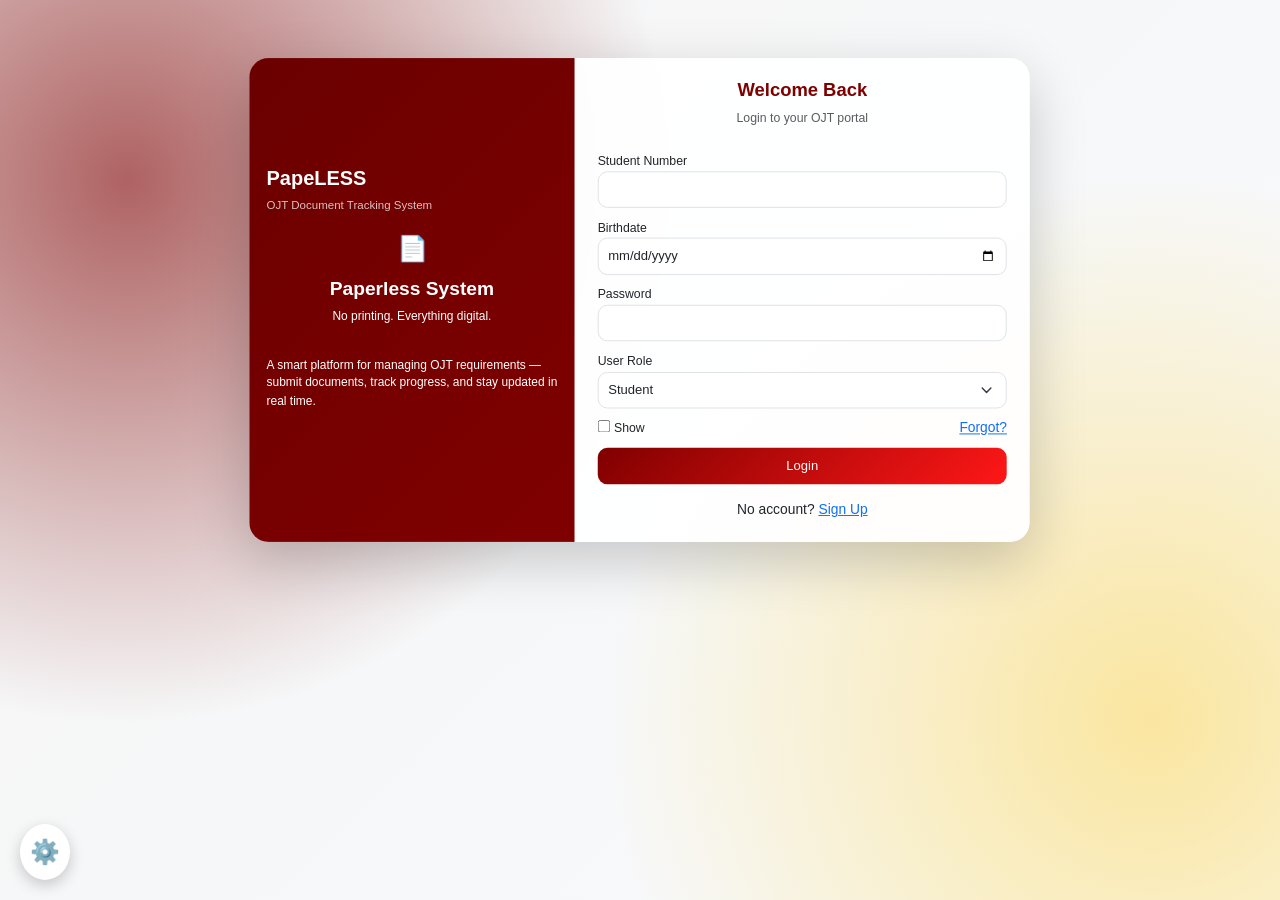
<file: index.html>
<!doctype html>
<html lang="en">
<head>
  <meta charset="utf-8">
  <meta name="viewport" content="width=device-width, initial-scale=1">
  <title>PapeLESS - Login</title>

  <link href="https://cdn.jsdelivr.net/npm/bootstrap@5.3.8/dist/css/bootstrap.min.css" rel="stylesheet">
  <link rel="stylesheet" href="assets/css/auth.css">
</head>

<body>

<div class="container-fluid d-flex align-items-center justify-content-center py-5">
  <div class="row justify-content-center w-100">
    <div class="col-12 col-lg-9 col-xl-8">

      <div class="login-wrapper">
        <div class="row g-0">

          <!-- LEFT PANEL -->
          <div class="col-md-5 left-panel d-flex flex-column justify-content-center">

            <div class="mb-3 text-center text-md-start">
              <h2 class="fw-bold mb-1">PapeLESS</h2>
              <small class="opacity-75">OJT Document Tracking System</small>
            </div>

            <div id="featureCarousel"
                 class="carousel slide w-100 mb-3"
                 data-bs-ride="carousel"
                 data-bs-interval="2500">

              <div class="carousel-inner">

                <div class="carousel-item active">
                  <div class="feature-box">
                    <div class="feature-icon">📄</div>
                    <h5 class="fw-bold">Paperless System</h5>
                    <p class="small">No printing. Everything digital.</p>
                  </div>
                </div>

                <div class="carousel-item">
                  <div class="feature-box">
                    <div class="feature-icon">📊</div>
                    <h5 class="fw-bold">Real-Time Tracking</h5>
                    <p class="small">Instant updates & monitoring.</p>
                  </div>
                </div>

                <div class="carousel-item">
                  <div class="feature-box">
                    <div class="feature-icon">🎓</div>
                    <h5 class="fw-bold">Institution Ready</h5>
                    <p class="small">Built for students & advisers.</p>
                  </div>
                </div>

              </div>
            </div>

            <p class="mb-4 small">
              A smart platform for managing OJT requirements — submit documents,
              track progress, and stay updated in real time.
            </p>

          </div>

          <!-- RIGHT LOGIN -->
          <div class="col-md-7">
            <div class="login-card">

              <div class="text-center mb-4">
                <h4 class="brand-title">Welcome Back</h4>
                <p class="text-muted">Login to your OJT portal</p>
              </div>

              <!-- LOGIN FORM -->
              <form id="loginForm">

                <!-- STUDENT FIELD -->
                <div class="mb-3" id="studentField">
                  <label>Student Number</label>
                  <input type="text" id="studentNumber" class="form-control">
                </div>

                <!-- ADVISER FIELD -->
                <div class="mb-3" id="emailField" style="display:none;">
                  <label>Email</label>
                  <input type="email" id="email" class="form-control">
                </div>

                <!-- SHARED -->
                <div class="mb-3">
                  <label>Birthdate</label>
                  <input type="date" id="birthdate" class="form-control">

                  <!--  DISPLAY DATE -->
                  <small id="birthdateText" class="text-muted"></small>
                </div>

                <div class="mb-3">
                  <label>Password</label>
                  <input type="password" id="password" class="form-control">
                </div>
                  
                <!-- ROLE -->
                <div class="mb-3">
                  <label>User Role</label>
                  <select id="role" class="form-select">
                    <option value="student">Student</option>
                    <option value="adviser">Adviser</option>
                  </select>
                </div>

                <div class="mb-3 d-flex justify-content-between">
                  <div>
                    <input type="checkbox" id="showPass">
                    <label>Show</label>
                  </div>
                    <a href="#" onclick="openForgot()">Forgot?</a>
                </div>

                <button type="submit" class="btn btn-custom w-100">Login</button>

                <div class="text-center mt-3">
                  <span>No account?</span>
                  <a href="signup.html">Sign Up</a>
                </div>

              </form>

            </div>
          </div>

        </div>
      </div>

    </div>
  </div>
</div>

<!--  FORGOT PASSWORD HANDLE -->
<div id="forgotModal" class="admin-modal">

  <div class="admin-box">

    <h4>Reset Password</h4>
    <p class="text-muted">Request password reset</p>

    <form id="forgotForm">

      <div class="mb-3">
        <label>Email</label>
        <input type="email" id="fpEmail" class="form-control" required>
      </div>

      <div class="mb-3">
        <label>Student Number</label>
        <input type="text" id="fpStudentNumber" class="form-control" required>
      </div>

      <div class="mb-3">
        <label>Birthdate</label>
        <input type="date" id="fpBirthdate" class="form-control" required>
      </div>

      <button type="submit" class="btn btn-custom w-100">
        Send Request
      </button>

      <button type="button" class="btn btn-light w-100 mt-2" onclick="closeForgot()">
        Cancel
      </button>

    </form>

  </div>

</div>
<div class="admin-access" onclick="openAdmin()" title="Coordinator Access">
  ⚙️
</div>

<!-- SCRIPTS -->
<script src="https://cdn.jsdelivr.net/npm/bootstrap@5.3.8/dist/js/bootstrap.bundle.min.js"></script>
<script src="assets/js/auth.js"></script>


</body>
</html>
</file>
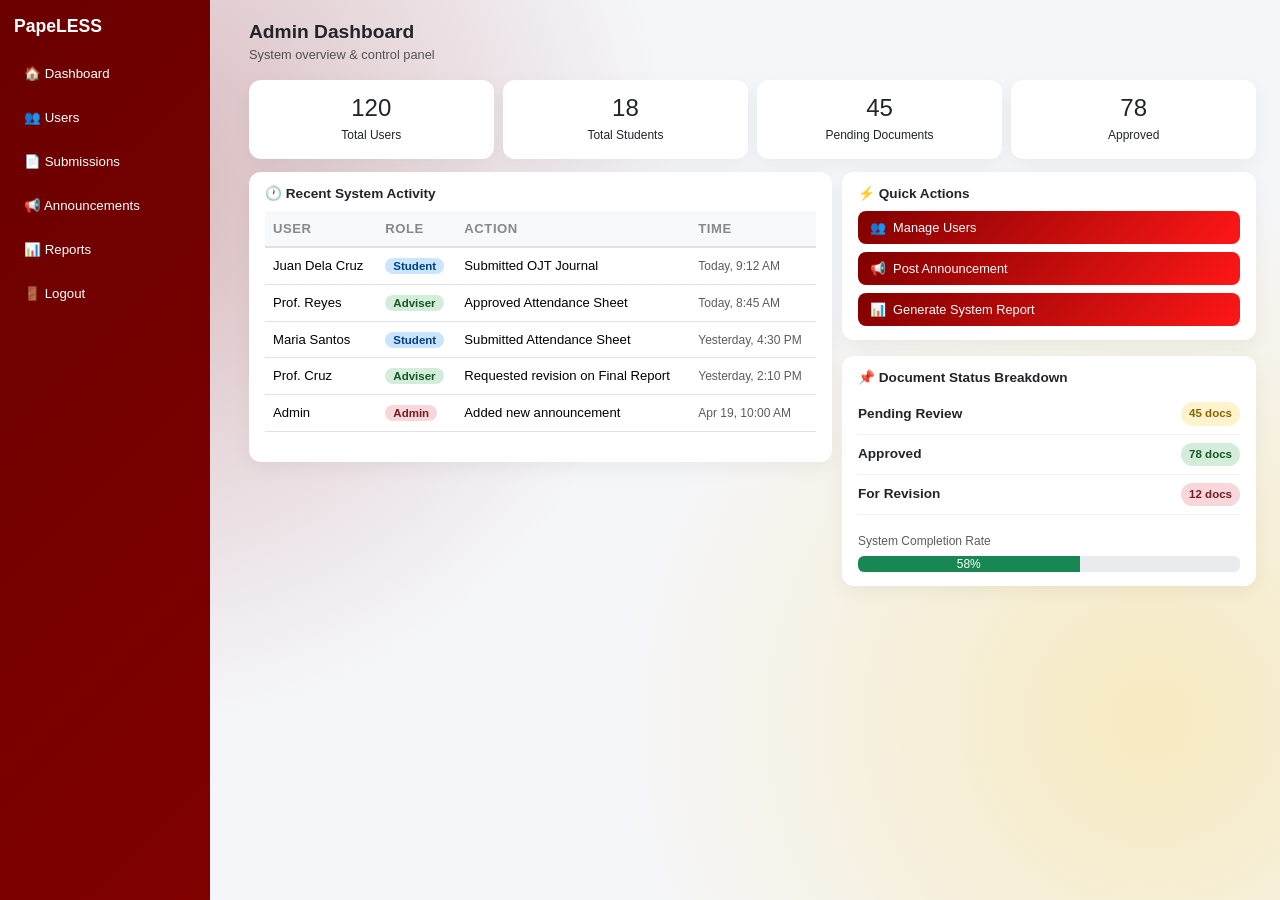
<file: admin-dashboard.html>
<!doctype html>
<html lang="en">
<head>
  <meta charset="utf-8">
  <meta name="viewport" content="width=device-width, initial-scale=1">
  <title>PapeLESS - Admin Dashboard</title>

  <link href="https://cdn.jsdelivr.net/npm/bootstrap@5.3.8/dist/css/bootstrap.min.css" rel="stylesheet">
  <link rel="stylesheet" href="assets/css/admin.css">
</head>

<body>

<!-- SIDEBAR -->
<div class="sidebar">
  <h3>PapeLESS</h3>
  <div class="nav-item" onclick="showModule('dashboard')">🏠 Dashboard</div>
  <div class="nav-item" onclick="showModule('users')">👥 Users</div>
  <div class="nav-item" onclick="showModule('submissions')">📄 Submissions</div>
  <div class="nav-item" onclick="showModule('announcements')">📢 Announcements</div>
  <div class="nav-item" onclick="showModule('reports')">📊 Reports</div>
  <div class="nav-item" onclick="logout()">🚪 Logout</div>
</div>

<!-- MAIN -->
<div class="main">

  <!-- ── DASHBOARD ──────────────────────────────────────────────────────────── -->
  <div id="dashboard" class="module active-module">
    <h2 class="fw-bold">Admin Dashboard</h2>
    <p class="text-muted">System overview & control panel</p>

    <!-- STATS -->
    <div class="row g-3 mt-2 mb-4">
      <div class="col-md-3">
        <div class="card-box text-center">
          <h3>120</h3>
          <small>Total Users</small>
        </div>
      </div>
      <div class="col-md-3">
        <div class="card-box text-center">
          <h3>18</h3>
          <small>Total Students</small>
        </div>
      </div>
      <div class="col-md-3">
        <div class="card-box text-center">
          <h3>45</h3>
          <small>Pending Documents</small>
        </div>
      </div>
      <div class="col-md-3">
        <div class="card-box text-center">
          <h3>78</h3>
          <small>Approved</small>
        </div>
      </div>
    </div>

    <div class="row g-3">

      <!-- RECENT ACTIVITY -->
      <div class="col-lg-7">
        <div class="card-box">
          <h6 class="fw-bold mb-3">🕐 Recent System Activity</h6>
          <div class="table-responsive">
            <table class="table table-hover align-middle">
              <thead class="table-light">
                <tr>
                  <th>User</th>
                  <th>Role</th>
                  <th>Action</th>
                  <th>Time</th>
                </tr>
              </thead>
              <tbody>
                <tr>
                  <td>Juan Dela Cruz</td>
                  <td><span class="role-badge student">Student</span></td>
                  <td>Submitted OJT Journal</td>
                  <td><small class="text-muted">Today, 9:12 AM</small></td>
                </tr>
                <tr>
                  <td>Prof. Reyes</td>
                  <td><span class="role-badge adviser">Adviser</span></td>
                  <td>Approved Attendance Sheet</td>
                  <td><small class="text-muted">Today, 8:45 AM</small></td>
                </tr>
                <tr>
                  <td>Maria Santos</td>
                  <td><span class="role-badge student">Student</span></td>
                  <td>Submitted Attendance Sheet</td>
                  <td><small class="text-muted">Yesterday, 4:30 PM</small></td>
                </tr>
                <tr>
                  <td>Prof. Cruz</td>
                  <td><span class="role-badge adviser">Adviser</span></td>
                  <td>Requested revision on Final Report</td>
                  <td><small class="text-muted">Yesterday, 2:10 PM</small></td>
                </tr>
                <tr>
                  <td>Admin</td>
                  <td><span class="role-badge admin">Admin</span></td>
                  <td>Added new announcement</td>
                  <td><small class="text-muted">Apr 19, 10:00 AM</small></td>
                </tr>
              </tbody>
            </table>
          </div>
        </div>
      </div>

      <!-- QUICK ACTIONS + SYSTEM STATUS -->
      <div class="col-lg-5 d-flex flex-column gap-3">

        <div class="card-box">
          <h6 class="fw-bold mb-3">⚡ Quick Actions</h6>
          <div class="d-flex flex-column gap-2">
            <button class="btn-custom w-100 text-start" onclick="showModule('users')">
              👥 &nbsp;Manage Users
            </button>
            <button class="btn-custom w-100 text-start" onclick="showModule('announcements')">
              📢 &nbsp;Post Announcement
            </button>
            <button class="btn-custom w-100 text-start" onclick="showModule('reports')">
              📊 &nbsp;Generate System Report
            </button>
          </div>
        </div>

        <div class="card-box">
          <h6 class="fw-bold mb-3">📌 Document Status Breakdown</h6>
          <div class="status-item">
            <div><strong>Pending Review</strong></div>
            <span class="status pending">45 docs</span>
          </div>
          <div class="status-item">
            <div><strong>Approved</strong></div>
            <span class="status approved">78 docs</span>
          </div>
          <div class="status-item">
            <div><strong>For Revision</strong></div>
            <span class="status rejected">12 docs</span>
          </div>
          <div class="mt-3">
            <small class="text-muted">System Completion Rate</small>
            <div class="progress mt-1">
              <div class="progress-bar bg-success" style="width: 58%">58%</div>
            </div>
          </div>
        </div>

      </div>
    </div>
  </div><!-- /dashboard -->


  <!-- ── USERS ──────────────────────────────────────────────────────────────── -->
  <div id="users" class="module">
    <h2 class="fw-bold">User Management</h2>
    <p class="text-muted">Manage student and adviser accounts</p>

    <!-- FILTER + ADD -->
    <div class="card-box mt-3 mb-3">
      <div class="row g-2 align-items-end">
        <div class="col-md-4">
          <label>Search User</label>
          <input type="text" class="form-control" id="userSearch" placeholder="Name or email..." oninput="filterUsers()">
        </div>
        <div class="col-md-3">
          <label>Role</label>
          <select class="form-select" id="roleFilter" onchange="filterUsers()">
            <option value="">All Roles</option>
            <option>Student</option>
            <option>Adviser</option>
          </select>
        </div>
        <div class="col-md-3">
          <label>Status</label>
          <select class="form-select" id="userStatusFilter" onchange="filterUsers()">
            <option value="">All</option>
            <option>Active</option>
            <option>Inactive</option>
          </select>
        </div>
        <div class="col-md-2">
          <button class="btn-custom w-100" onclick="showAddUserForm()">+ Add User</button>
        </div>
      </div>
    </div>

    <!-- ADD USER FORM (hidden by default) -->
    <div class="card-box mb-3" id="addUserForm" style="display:none;">
      <h6 class="fw-bold mb-3">➕ Add New User</h6>
      <div class="row g-2">
        <div class="col-md-4">
          <label>Full Name</label>
          <input type="text" class="form-control" id="newUserName" placeholder="Full name">
        </div>
        <div class="col-md-4">
          <label>Email</label>
          <input type="email" class="form-control" id="newUserEmail" placeholder="Email address">
        </div>
        <div class="col-md-2">
          <label>Role</label>
          <select class="form-select" id="newUserRole">
            <option>Student</option>
            <option>Adviser</option>
          </select>
        </div>
        <div class="col-md-2 d-flex align-items-end gap-1">
          <button class="btn-custom flex-grow-1" onclick="addUser()">Save</button>
          <button class="btn-outline-cancel flex-grow-1" onclick="hideAddUserForm()">Cancel</button>
        </div>
      </div>
    </div>

    <div class="card-box">
      <div class="d-flex justify-content-between align-items-center mb-3">
        <h6 class="fw-bold mb-0">👥 All Users</h6>
        <span class="badge bg-secondary" id="userCount">7 users</span>
      </div>
      <div class="table-responsive">
        <table class="table table-hover align-middle" id="userTable">
          <thead class="table-light">
            <tr>
              <th>#</th>
              <th>Name</th>
              <th>Email</th>
              <th>Role</th>
              <th>Status</th>
              <th>Action</th>
            </tr>
          </thead>
          <tbody id="userBody">
            <tr data-role="Student" data-status="Active">
              <td>1</td><td>Juan Dela Cruz</td><td>juan@school.edu</td>
              <td><span class="role-badge student">Student</span></td>
              <td><span class="status approved">Active</span></td>
              <td><button class="btn-deactivate" onclick="toggleStatus(this)">Deactivate</button></td>
            </tr>
            <tr data-role="Student" data-status="Active">
              <td>2</td><td>Maria Santos</td><td>maria@school.edu</td>
              <td><span class="role-badge student">Student</span></td>
              <td><span class="status approved">Active</span></td>
              <td><button class="btn-deactivate" onclick="toggleStatus(this)">Deactivate</button></td>
            </tr>
            <tr data-role="Student" data-status="Active">
              <td>3</td><td>Carlo Reyes</td><td>carlo@school.edu</td>
              <td><span class="role-badge student">Student</span></td>
              <td><span class="status approved">Active</span></td>
              <td><button class="btn-deactivate" onclick="toggleStatus(this)">Deactivate</button></td>
            </tr>
            <tr data-role="Student" data-status="Inactive">
              <td>4</td><td>Paolo Cruz</td><td>paolo@school.edu</td>
              <td><span class="role-badge student">Student</span></td>
              <td><span class="status rejected">Inactive</span></td>
              <td><button class="btn-activate" onclick="toggleStatus(this)">Activate</button></td>
            </tr>
            <tr data-role="Adviser" data-status="Active">
              <td>5</td><td>Prof. Reyes</td><td>reyes@school.edu</td>
              <td><span class="role-badge adviser">Adviser</span></td>
              <td><span class="status approved">Active</span></td>
              <td><button class="btn-deactivate" onclick="toggleStatus(this)">Deactivate</button></td>
            </tr>
            <tr data-role="Adviser" data-status="Active">
              <td>6</td><td>Prof. Cruz</td><td>cruz@school.edu</td>
              <td><span class="role-badge adviser">Adviser</span></td>
              <td><span class="status approved">Active</span></td>
              <td><button class="btn-deactivate" onclick="toggleStatus(this)">Deactivate</button></td>
            </tr>
            <tr data-role="Student" data-status="Active">
              <td>7</td><td>Ana Lim</td><td>ana@school.edu</td>
              <td><span class="role-badge student">Student</span></td>
              <td><span class="status approved">Active</span></td>
              <td><button class="btn-deactivate" onclick="toggleStatus(this)">Deactivate</button></td>
            </tr>
          </tbody>
        </table>
      </div>
    </div>
  </div><!-- /users -->


  <!-- ── SUBMISSIONS ────────────────────────────────────────────────────────── -->
  <div id="submissions" class="module">
    <h2 class="fw-bold">All Submissions</h2>
    <p class="text-muted">System-wide view of all student document submissions</p>

    <!-- FILTER -->
    <div class="card-box mt-3 mb-3">
      <div class="row g-2 align-items-end">
        <div class="col-md-3">
          <label>Filter by Type</label>
          <select class="form-select" id="subTypeFilter">
            <option value="">All Types</option>
            <option>OJT Journal</option>
            <option>Attendance</option>
            <option>Report</option>
          </select>
        </div>
        <div class="col-md-3">
          <label>Filter by Status</label>
          <select class="form-select" id="subStatusFilter">
            <option value="">All Statuses</option>
            <option value="pending">Pending</option>
            <option value="approved">Approved</option>
            <option value="rejected">Revision</option>
          </select>
        </div>
        <div class="col-md-3">
          <label>Filter by Adviser</label>
          <select class="form-select" id="adviserFilter">
            <option value="">All Advisers</option>
            <option>Prof. Reyes</option>
            <option>Prof. Cruz</option>
          </select>
        </div>
        <div class="col-md-3">
          <button class="btn-custom w-100" onclick="filterSubmissions()">Apply Filter</button>
        </div>
      </div>
    </div>

    <div class="card-box">
      <div class="d-flex justify-content-between align-items-center mb-3">
        <h6 class="fw-bold mb-0">📄 Submission Records</h6>
        <span class="badge bg-secondary" id="subCount">6 submissions</span>
      </div>
      <div class="table-responsive">
        <table class="table table-hover align-middle" id="subTable">
          <thead class="table-light">
            <tr>
              <th>#</th>
              <th>Student</th>
              <th>Document</th>
              <th>Adviser</th>
              <th>Date</th>
              <th>Status</th>
            </tr>
          </thead>
          <tbody id="subBody">
            <tr data-type="OJT Journal" data-status="pending" data-adviser="Prof. Reyes">
              <td>1</td><td>Juan Dela Cruz</td><td>OJT Journal Week 1</td>
              <td>Prof. Reyes</td><td>Apr 10, 2026</td>
              <td><span class="status pending">Pending</span></td>
            </tr>
            <tr data-type="Attendance" data-status="pending" data-adviser="Prof. Reyes">
              <td>2</td><td>Maria Santos</td><td>Attendance Sheet</td>
              <td>Prof. Reyes</td><td>Apr 8, 2026</td>
              <td><span class="status pending">Pending</span></td>
            </tr>
            <tr data-type="Report" data-status="approved" data-adviser="Prof. Cruz">
              <td>3</td><td>Carlo Reyes</td><td>Final Report</td>
              <td>Prof. Cruz</td><td>Apr 5, 2026</td>
              <td><span class="status approved">Approved</span></td>
            </tr>
            <tr data-type="OJT Journal" data-status="rejected" data-adviser="Prof. Cruz">
              <td>4</td><td>Ana Lim</td><td>OJT Journal Week 2</td>
              <td>Prof. Cruz</td><td>Apr 3, 2026</td>
              <td><span class="status rejected">Revision</span></td>
            </tr>
            <tr data-type="Attendance" data-status="approved" data-adviser="Prof. Reyes">
              <td>5</td><td>Juan Dela Cruz</td><td>Attendance Sheet</td>
              <td>Prof. Reyes</td><td>Apr 1, 2026</td>
              <td><span class="status approved">Approved</span></td>
            </tr>
            <tr data-type="Report" data-status="pending" data-adviser="Prof. Cruz">
              <td>6</td><td>Paolo Cruz</td><td>Final Report Draft</td>
              <td>Prof. Cruz</td><td>Mar 28, 2026</td>
              <td><span class="status pending">Pending</span></td>
            </tr>
          </tbody>
        </table>
      </div>
    </div>
  </div><!-- /submissions -->


  <!-- ── ANNOUNCEMENTS ──────────────────────────────────────────────────────── -->
  <div id="announcements" class="module">
    <h2 class="fw-bold">Announcements</h2>
    <p class="text-muted">Post and manage system-wide announcements for students and advisers</p>

    <!-- POST FORM -->
    <div class="card-box mt-3 mb-3">
      <h6 class="fw-bold mb-3">📢 Post New Announcement</h6>
      <div class="row g-2">
        <div class="col-md-8">
          <label>Title</label>
          <input type="text" class="form-control mb-2" id="announcementTitle" placeholder="Announcement title...">
          <label>Message</label>
          <textarea class="form-control" id="announcementBody" rows="3" placeholder="Write your announcement here..."></textarea>
        </div>
        <div class="col-md-4">
          <label>Target Audience</label>
          <select class="form-select mb-2" id="announcementTarget">
            <option>All Users</option>
            <option>Students Only</option>
            <option>Advisers Only</option>
          </select>
          <label>Priority</label>
          <select class="form-select mb-3" id="announcementPriority">
            <option value="normal">Normal</option>
            <option value="urgent">Urgent</option>
          </select>
          <button class="btn-custom w-100" onclick="postAnnouncement()">📤 Post Announcement</button>
        </div>
      </div>
    </div>

    <!-- POSTED ANNOUNCEMENTS -->
    <div class="card-box">
      <div class="d-flex justify-content-between align-items-center mb-3">
        <h6 class="fw-bold mb-0">📋 Posted Announcements</h6>
        <span class="badge bg-secondary" id="announcementCount">2 announcements</span>
      </div>
      <div id="announcementList">

        <div class="announcement-card urgent">
          <div class="d-flex justify-content-between align-items-start">
            <div>
              <strong>⚠ Deadline Reminder: Final Report</strong>
              <span class="role-badge ms-2" style="background:#f8d7da;color:#721c24;">Urgent</span>
              <span class="role-badge ms-1 student">Students Only</span>
            </div>
            <small class="text-muted">Apr 19, 2026</small>
          </div>
          <p class="mt-2 mb-1 text-muted small">
            Please be reminded that the Final Report is due on May 5. Ensure your document is complete and follows the required format.
          </p>
          <button class="btn-delete-sm" onclick="deleteAnnouncement(this)">🗑 Delete</button>
        </div>

        <div class="announcement-card normal mt-2">
          <div class="d-flex justify-content-between align-items-start">
            <div>
              <strong>📘 Updated Internship Guidelines</strong>
              <span class="role-badge ms-2" style="background:#d4edda;color:#155724;">Normal</span>
              <span class="role-badge ms-1 student">All Users</span>
            </div>
            <small class="text-muted">Apr 15, 2026</small>
          </div>
          <p class="mt-2 mb-1 text-muted small">
            New internship guidelines have been uploaded. Please review the updated requirements under the Forms section.
          </p>
          <button class="btn-delete-sm" onclick="deleteAnnouncement(this)">🗑 Delete</button>
        </div>

      </div>
    </div>
  </div><!-- /announcements -->


  <!-- ── REPORTS ─────────────────────────────────────────────────────────────── -->
  <div id="reports" class="module">
    <h2 class="fw-bold">System Reports</h2>
    <p class="text-muted">Generate and export system-wide OJT performance summaries</p>

    <!-- SUMMARY STATS -->
    <div class="row g-3 mt-2 mb-4">
      <div class="col-md-3">
        <div class="card-box text-center">
          <h3>120</h3>
          <small>Total Users</small>
        </div>
      </div>
      <div class="col-md-3">
        <div class="card-box text-center">
          <h3>135</h3>
          <small>Total Submissions</small>
        </div>
      </div>
      <div class="col-md-3">
        <div class="card-box text-center">
          <h3>58%</h3>
          <small>Avg. Completion</small>
        </div>
      </div>
      <div class="col-md-3">
        <div class="card-box text-center">
          <h3>12</h3>
          <small>Flagged for Revision</small>
        </div>
      </div>
    </div>

    <div class="row g-3">

      <!-- ADVISER SUMMARY TABLE -->
      <div class="col-lg-7">
        <div class="card-box">
          <h6 class="fw-bold mb-3">👨‍🏫 Adviser Summary</h6>
          <div class="table-responsive">
            <table class="table table-hover align-middle">
              <thead class="table-light">
                <tr>
                  <th>Adviser</th>
                  <th>Students</th>
                  <th>Reviewed</th>
                  <th>Pending</th>
                  <th>Completion</th>
                </tr>
              </thead>
              <tbody>
                <tr>
                  <td>Prof. Reyes</td><td>10</td><td>32</td><td>8</td>
                  <td>
                    <div class="progress" style="height:10px;">
                      <div class="progress-bar bg-success" style="width:80%"></div>
                    </div>
                    <small>80%</small>
                  </td>
                </tr>
                <tr>
                  <td>Prof. Cruz</td><td>8</td><td>20</td><td>12</td>
                  <td>
                    <div class="progress" style="height:10px;">
                      <div class="progress-bar bg-warning" style="width:62%"></div>
                    </div>
                    <small>62%</small>
                  </td>
                </tr>
              </tbody>
            </table>
          </div>
        </div>
      </div>

      <!-- GENERATE REPORT -->
      <div class="col-lg-5">
        <div class="card-box">
          <h6 class="fw-bold mb-3">⚙️ Generate Report</h6>
          <p class="text-muted small mb-3">Export a full system summary for accreditation or review.</p>

          <div class="mb-3">
            <label>Report Type</label>
            <select class="form-select">
              <option>System Overview</option>
              <option>All Submissions</option>
              <option>Per Adviser Summary</option>
              <option>Pending Documents</option>
              <option>Completion Rate</option>
            </select>
          </div>

          <div class="mb-3">
            <label>Date Range</label>
            <div class="row g-2">
              <div class="col-6">
                <input type="date" class="form-control">
              </div>
              <div class="col-6">
                <input type="date" class="form-control">
              </div>
            </div>
          </div>

          <button class="btn-custom w-100">📥 Generate & Download</button>
        </div>

        <div class="guide-reminder mt-3">
          <strong>📌 Note:</strong>
          <ul>
            <li>Reports reflect current system data.</li>
            <li>Exported as PDF or CSV format.</li>
            <li>Keep records for accreditation purposes.</li>
          </ul>
        </div>
      </div>

    </div>
  </div><!-- /reports -->

</div><!-- /main -->

<script src="https://cdn.jsdelivr.net/npm/bootstrap@5.3.8/dist/js/bootstrap.bundle.min.js"></script>
<script src="assets/js/admin.js"></script>

</body>
</html>
</file>
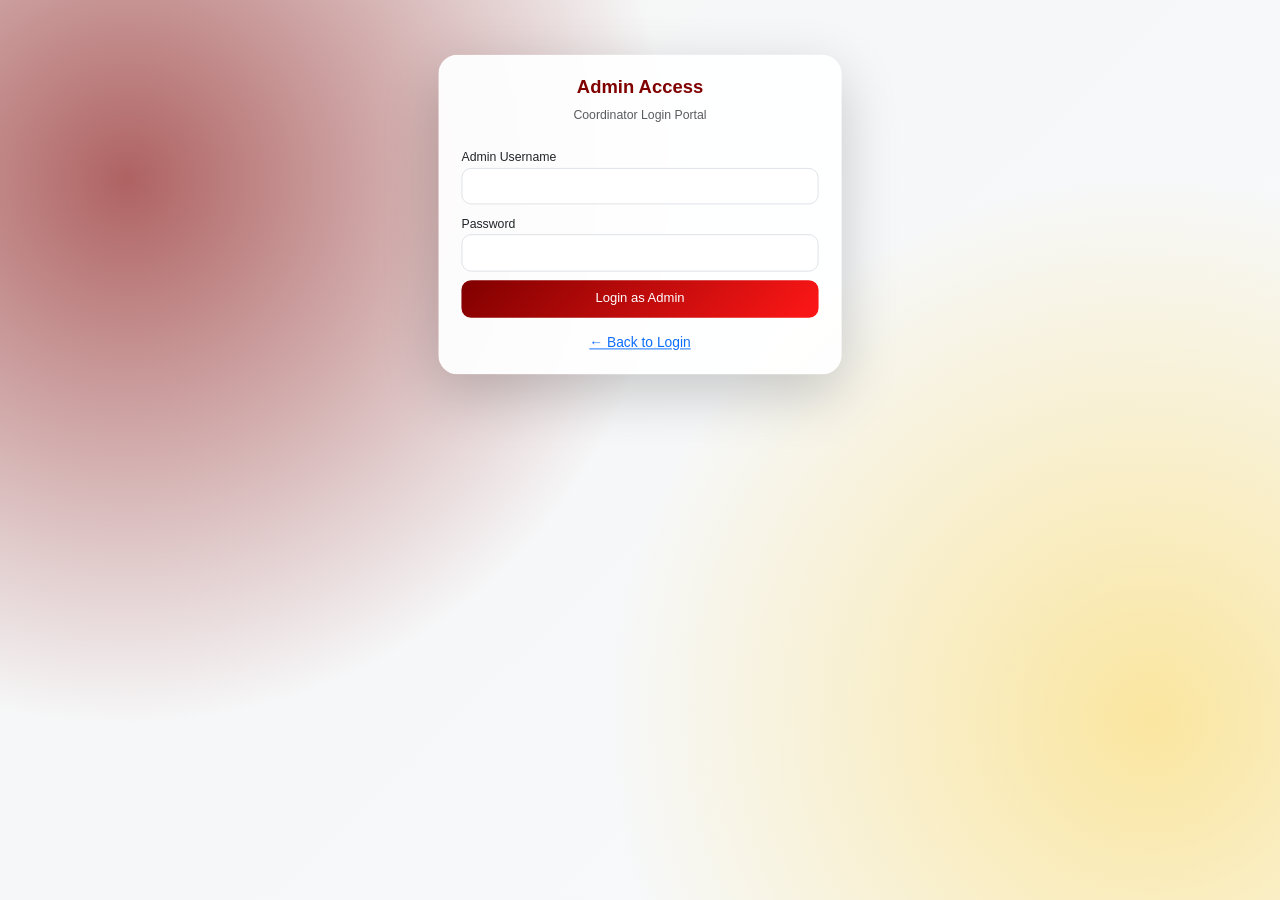
<file: admin.html>
<!doctype html>
<html lang="en">
<head>
  <meta charset="utf-8">
  <meta name="viewport" content="width=device-width, initial-scale=1">
  <title>PapeLESS - Admin Login</title>

  <link href="https://cdn.jsdelivr.net/npm/bootstrap@5.3.8/dist/css/bootstrap.min.css" rel="stylesheet">
  <link rel="stylesheet" href="assets/css/auth.css">
</head>

<body>

<div class="container-fluid d-flex align-items-center justify-content-center py-5">

  <div class="login-wrapper" style="max-width: 420px; width: 100%;">

    <div class="login-card">

      <div class="text-center mb-4">
        <h4 class="brand-title">Admin Access</h4>
        <p class="text-muted">Coordinator Login Portal</p>
      </div>

      <form id="adminLoginForm">

        <div class="mb-3">
          <label>Admin Username</label>
          <input type="text" id="adminUser" class="form-control">
        </div>

        <div class="mb-3">
          <label>Password</label>
          <input type="password" id="adminPass" class="form-control">
        </div>

        <button type="submit" class="btn btn-custom w-100">Login as Admin</button>

        <div class="text-center mt-3">
          <a href="index.html">← Back to Login</a>
        </div>

      </form>

    </div>

  </div>

</div>

<script>
document.getElementById("adminLoginForm").addEventListener("submit", function(e){
  e.preventDefault();

  const user = document.getElementById("adminUser").value;
  const pass = document.getElementById("adminPass").value;

  //  SIMPLE SAMPLE CREDENTIAL (for testing only)
  if(user === "admin" && pass === "1234"){
    window.location.href = "admin-dashboard.html";
  } else {
    alert("Invalid admin credentials");
  }
});
</script>

</body>
</html>
</file>
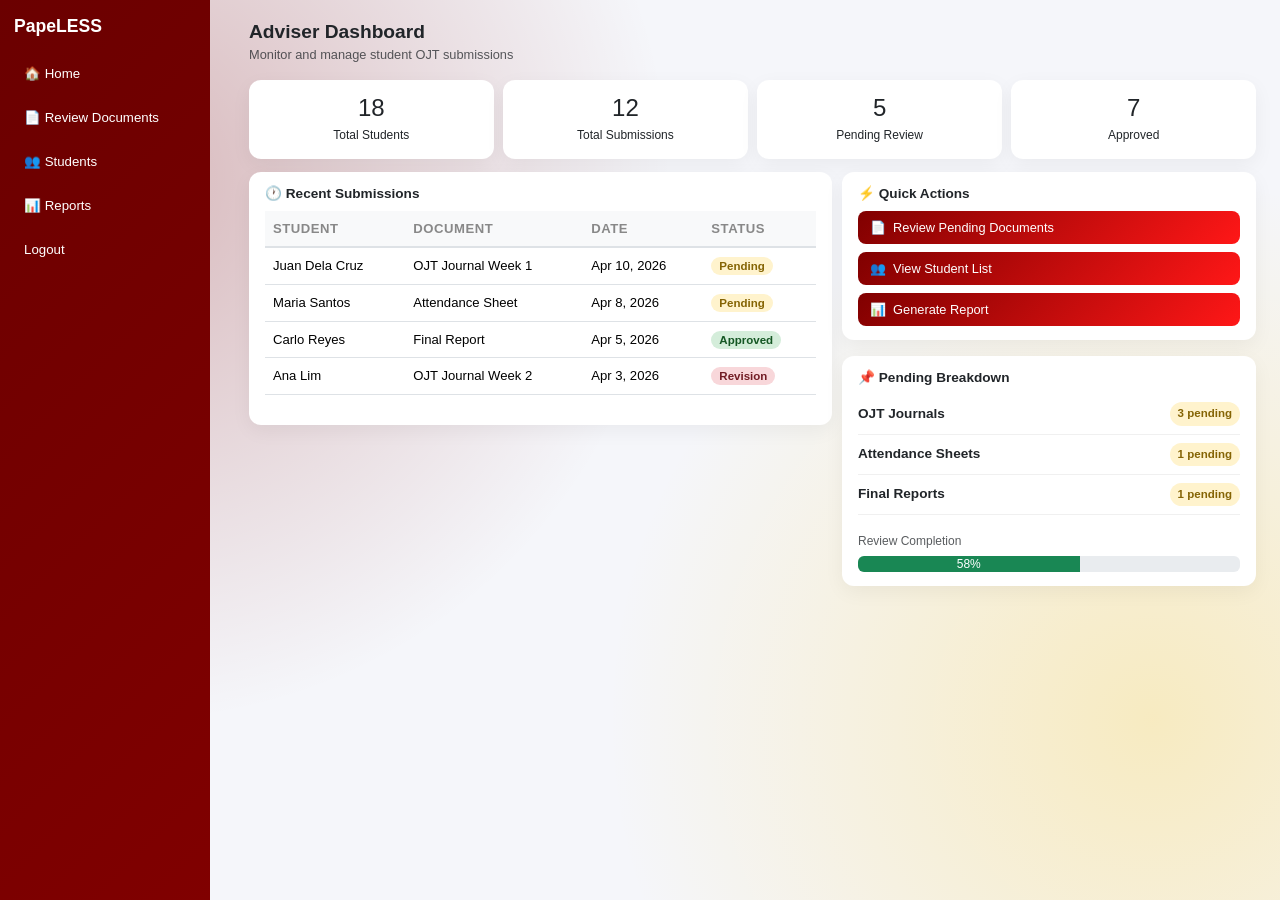
<file: adviser.html>
<!doctype html>
<html lang="en">
<head>
  <meta charset="utf-8">
  <meta name="viewport" content="width=device-width, initial-scale=1">
  <title>PapeLESS - Adviser Dashboard</title>

  <link href="https://cdn.jsdelivr.net/npm/bootstrap@5.3.8/dist/css/bootstrap.min.css" rel="stylesheet">
  <link rel="stylesheet" href="assets/css/adviser.css">
</head>

<body>

<!-- SIDEBAR -->
<div class="sidebar">
  <h3>PapeLESS</h3>
  <div class="nav-item" onclick="showModule('dashboard')">🏠 Home</div>
  <div class="nav-item" onclick="showModule('review')">📄 Review Documents</div>
  <div class="nav-item" onclick="showModule('students')">👥 Students</div>
  <div class="nav-item" onclick="showModule('reports')">📊 Reports</div>
  <div class="nav-item" onclick="window.location.href='index.html'">Logout</div>
</div>

<!-- MAIN -->
<div class="main">

  <!-- ── DASHBOARD ──────────────────────────────────────────────────────────── -->
  <div id="dashboard" class="module active-module">
    <h2 class="fw-bold">Adviser Dashboard</h2>
    <p class="text-muted">Monitor and manage student OJT submissions</p>

    <!-- STATS -->
    <div class="row g-3 mt-2 mb-4">
      <div class="col-md-3">
        <div class="card-box text-center">
          <h3>18</h3>
          <small>Total Students</small>
        </div>
      </div>
      <div class="col-md-3">
        <div class="card-box text-center">
          <h3>12</h3>
          <small>Total Submissions</small>
        </div>
      </div>
      <div class="col-md-3">
        <div class="card-box text-center">
          <h3>5</h3>
          <small>Pending Review</small>
        </div>
      </div>
      <div class="col-md-3">
        <div class="card-box text-center">
          <h3>7</h3>
          <small>Approved</small>
        </div>
      </div>
    </div>

    <!-- LOWER SECTION -->
    <div class="row g-3">

      <!-- RECENT SUBMISSIONS -->
      <div class="col-lg-7">
        <div class="card-box">
          <h6 class="fw-bold mb-3">🕐 Recent Submissions</h6>
          <div class="table-responsive">
            <table class="table table-hover align-middle">
              <thead class="table-light">
                <tr>
                  <th>Student</th>
                  <th>Document</th>
                  <th>Date</th>
                  <th>Status</th>
                </tr>
              </thead>
              <tbody>
                <tr>
                  <td>Juan Dela Cruz</td>
                  <td>OJT Journal Week 1</td>
                  <td>Apr 10, 2026</td>
                  <td><span class="status pending">Pending</span></td>
                </tr>
                <tr>
                  <td>Maria Santos</td>
                  <td>Attendance Sheet</td>
                  <td>Apr 8, 2026</td>
                  <td><span class="status pending">Pending</span></td>
                </tr>
                <tr>
                  <td>Carlo Reyes</td>
                  <td>Final Report</td>
                  <td>Apr 5, 2026</td>
                  <td><span class="status approved">Approved</span></td>
                </tr>
                <tr>
                  <td>Ana Lim</td>
                  <td>OJT Journal Week 2</td>
                  <td>Apr 3, 2026</td>
                  <td><span class="status rejected">Revision</span></td>
                </tr>
              </tbody>
            </table>
          </div>
        </div>
      </div>

      <!-- QUICK ACTIONS + REMINDERS -->
      <div class="col-lg-5 d-flex flex-column gap-3">

        <div class="card-box">
          <h6 class="fw-bold mb-3">⚡ Quick Actions</h6>
          <div class="d-flex flex-column gap-2">
            <button class="btn-custom w-100 text-start" onclick="showModule('review')">
              📄 &nbsp;Review Pending Documents
            </button>
            <button class="btn-custom w-100 text-start" onclick="showModule('students')">
              👥 &nbsp;View Student List
            </button>
            <button class="btn-custom w-100 text-start" onclick="showModule('reports')">
              📊 &nbsp;Generate Report
            </button>
          </div>
        </div>

        <div class="card-box">
          <h6 class="fw-bold mb-3">📌 Pending Breakdown</h6>
          <div class="status-item">
            <div><strong>OJT Journals</strong></div>
            <span class="status pending">3 pending</span>
          </div>
          <div class="status-item">
            <div><strong>Attendance Sheets</strong></div>
            <span class="status pending">1 pending</span>
          </div>
          <div class="status-item">
            <div><strong>Final Reports</strong></div>
            <span class="status pending">1 pending</span>
          </div>
          <div class="mt-3">
            <small class="text-muted">Review Completion</small>
            <div class="progress mt-1">
              <div class="progress-bar bg-success" style="width: 58%">58%</div>
            </div>
          </div>
        </div>

      </div>
    </div>
  </div><!-- /dashboard -->


  <!-- ── REVIEW DOCUMENTS ───────────────────────────────────────────────────── -->
  <div id="review" class="module">
    <h2 class="fw-bold">Review Documents</h2>
    <p class="text-muted">Approve or request revisions for student submissions</p>

    <!-- FILTER BAR -->
    <div class="card-box mt-3 mb-3">
      <div class="row g-2 align-items-end">
        <div class="col-md-4">
          <label>Filter by Type</label>
          <select class="form-select" id="filterType">
            <option value="">All Types</option>
            <option>OJT Journal</option>
            <option>Attendance</option>
            <option>Report</option>
          </select>
        </div>
        <div class="col-md-4">
          <label>Filter by Status</label>
          <select class="form-select" id="filterStatus">
            <option value="">All Statuses</option>
            <option value="pending">Pending</option>
            <option value="approved">Approved</option>
            <option value="rejected">Revision</option>
          </select>
        </div>
        <div class="col-md-4">
          <button class="btn-custom w-100" onclick="filterTable()">Apply Filter</button>
        </div>
      </div>
    </div>

    <div class="card-box">
      <div class="d-flex justify-content-between align-items-center mb-3">
        <h6 class="fw-bold mb-0">📋 Submission Queue</h6>
        <span class="badge bg-secondary" id="reviewCount">4 submissions</span>
      </div>

      <div class="table-responsive">
        <table class="table table-hover align-middle" id="reviewTable">
          <thead class="table-light">
            <tr>
              <th>#</th>
              <th>Student</th>
              <th>Document</th>
              <th>File</th>
              <th>Date</th>
              <th>Status</th>
              <th>Action</th>
            </tr>
          </thead>
          <tbody id="reviewBody">
            <tr data-type="OJT Journal" data-status="pending">
              <td>1</td>
              <td>Juan Dela Cruz</td>
              <td>OJT Journal Week 1</td>
              <td><span class="file-name-badge">📎 Journal_Week1.docx</span></td>
              <td>Apr 10, 2026</td>
              <td><span class="status pending">Pending</span></td>
              <td class="action-cell">
                <button class="btn-approve" onclick="updateStatus(this, 'approved')">Approve</button>
                <button class="btn-reject" onclick="updateStatus(this, 'rejected')">Revise</button>
              </td>
            </tr>
            <tr data-type="Attendance" data-status="pending">
              <td>2</td>
              <td>Maria Santos</td>
              <td>Attendance Sheet</td>
              <td><span class="file-name-badge">📎 Attendance_April.xlsx</span></td>
              <td>Apr 8, 2026</td>
              <td><span class="status pending">Pending</span></td>
              <td class="action-cell">
                <button class="btn-approve" onclick="updateStatus(this, 'approved')">Approve</button>
                <button class="btn-reject" onclick="updateStatus(this, 'rejected')">Revise</button>
              </td>
            </tr>
            <tr data-type="Report" data-status="approved">
              <td>3</td>
              <td>Carlo Reyes</td>
              <td>Final Report</td>
              <td><span class="file-name-badge">📎 FinalReport_Carlo.pdf</span></td>
              <td>Apr 5, 2026</td>
              <td><span class="status approved">Approved</span></td>
              <td class="action-cell">
                <button class="btn-approve" onclick="updateStatus(this, 'approved')">Approve</button>
                <button class="btn-reject" onclick="updateStatus(this, 'rejected')">Revise</button>
              </td>
            </tr>
            <tr data-type="OJT Journal" data-status="rejected">
              <td>4</td>
              <td>Ana Lim</td>
              <td>OJT Journal Week 2</td>
              <td><span class="file-name-badge">📎 Journal_Week2_Ana.docx</span></td>
              <td>Apr 3, 2026</td>
              <td><span class="status rejected">Revision</span></td>
              <td class="action-cell">
                <button class="btn-approve" onclick="updateStatus(this, 'approved')">Approve</button>
                <button class="btn-reject" onclick="updateStatus(this, 'rejected')">Revise</button>
              </td>
            </tr>
          </tbody>
        </table>
      </div>
    </div>
  </div><!-- /review -->


  <!-- ── STUDENTS ───────────────────────────────────────────────────────────── -->
  <div id="students" class="module">
    <h2 class="fw-bold">Students</h2>
    <p class="text-muted">List of students under your advisory</p>

    <!-- SEARCH -->
    <div class="card-box mt-3 mb-3">
      <div class="row g-2 align-items-end">
        <div class="col-md-5">
          <label>Search Student</label>
          <input type="text" class="form-control" id="studentSearch" placeholder="Name or student number..." oninput="filterStudents()">
        </div>
        <div class="col-md-4">
          <label>Filter by Course</label>
          <select class="form-select" id="courseFilter" onchange="filterStudents()">
            <option value="">All Courses</option>
            <option>BSIT</option>
            <option>BSCS</option>
            <option>BSIS</option>
          </select>
        </div>
        <div class="col-md-3">
          <label>Status</label>
          <select class="form-select" id="statusFilter" onchange="filterStudents()">
            <option value="">All</option>
            <option>Active</option>
            <option>Inactive</option>
          </select>
        </div>
      </div>
    </div>

    <div class="card-box">
      <div class="d-flex justify-content-between align-items-center mb-3">
        <h6 class="fw-bold mb-0">👥 Student List</h6>
        <span class="badge bg-secondary" id="studentCount">5 students</span>
      </div>

      <div class="table-responsive">
        <table class="table table-hover align-middle" id="studentTable">
          <thead class="table-light">
            <tr>
              <th>#</th>
              <th>Name</th>
              <th>Student No.</th>
              <th>Course</th>
              <th>Submissions</th>
              <th>Progress</th>
              <th>Status</th>
            </tr>
          </thead>
          <tbody id="studentBody">
            <tr data-course="BSIT" data-status="Active">
              <td>1</td>
              <td>Juan Dela Cruz</td>
              <td>2021-00123</td>
              <td>BSIT</td>
              <td>3</td>
              <td>
                <div class="progress" style="height:10px;">
                  <div class="progress-bar bg-success" style="width:60%"></div>
                </div>
                <small class="text-muted">60%</small>
              </td>
              <td><span class="status approved">Active</span></td>
            </tr>
            <tr data-course="BSIT" data-status="Active">
              <td>2</td>
              <td>Maria Santos</td>
              <td>2021-00145</td>
              <td>BSIT</td>
              <td>2</td>
              <td>
                <div class="progress" style="height:10px;">
                  <div class="progress-bar bg-success" style="width:40%"></div>
                </div>
                <small class="text-muted">40%</small>
              </td>
              <td><span class="status approved">Active</span></td>
            </tr>
            <tr data-course="BSCS" data-status="Active">
              <td>3</td>
              <td>Carlo Reyes</td>
              <td>2021-00167</td>
              <td>BSCS</td>
              <td>5</td>
              <td>
                <div class="progress" style="height:10px;">
                  <div class="progress-bar bg-success" style="width:100%"></div>
                </div>
                <small class="text-muted">100%</small>
              </td>
              <td><span class="status approved">Active</span></td>
            </tr>
            <tr data-course="BSIT" data-status="Active">
              <td>4</td>
              <td>Ana Lim</td>
              <td>2021-00189</td>
              <td>BSIT</td>
              <td>2</td>
              <td>
                <div class="progress" style="height:10px;">
                  <div class="progress-bar bg-warning" style="width:40%"></div>
                </div>
                <small class="text-muted">40%</small>
              </td>
              <td><span class="status pending">Active</span></td>
            </tr>
            <tr data-course="BSIS" data-status="Inactive">
              <td>5</td>
              <td>Paolo Cruz</td>
              <td>2021-00201</td>
              <td>BSIS</td>
              <td>0</td>
              <td>
                <div class="progress" style="height:10px;">
                  <div class="progress-bar bg-danger" style="width:0%"></div>
                </div>
                <small class="text-muted">0%</small>
              </td>
              <td><span class="status rejected">Inactive</span></td>
            </tr>
          </tbody>
        </table>
      </div>
    </div>
  </div><!-- /students -->


  <!-- ── REPORTS ─────────────────────────────────────────────────────────────── -->
  <div id="reports" class="module">
    <h2 class="fw-bold">Reports</h2>
    <p class="text-muted">Generate and review summaries of student OJT performance</p>

    <!-- SUMMARY CARDS -->
    <div class="row g-3 mt-2 mb-4">
      <div class="col-md-4">
        <div class="card-box text-center">
          <h3>18</h3>
          <small>Total Students</small>
        </div>
      </div>
      <div class="col-md-4">
        <div class="card-box text-center">
          <h3>72%</h3>
          <small>Avg. Completion Rate</small>
        </div>
      </div>
      <div class="col-md-4">
        <div class="card-box text-center">
          <h3>3</h3>
          <small>Needing Attention</small>
        </div>
      </div>
    </div>

    <div class="row g-3">

      <!-- COMPLETION OVERVIEW -->
      <div class="col-lg-7">
        <div class="card-box">
          <h6 class="fw-bold mb-3">📈 Student Completion Overview</h6>
          <div class="table-responsive">
            <table class="table table-hover align-middle">
              <thead class="table-light">
                <tr>
                  <th>Student</th>
                  <th>Submitted</th>
                  <th>Approved</th>
                  <th>Completion</th>
                </tr>
              </thead>
              <tbody>
                <tr>
                  <td>Juan Dela Cruz</td>
                  <td>3</td>
                  <td>2</td>
                  <td>
                    <div class="progress" style="height:10px;">
                      <div class="progress-bar bg-success" style="width:60%"></div>
                    </div>
                    <small>60%</small>
                  </td>
                </tr>
                <tr>
                  <td>Maria Santos</td>
                  <td>2</td>
                  <td>1</td>
                  <td>
                    <div class="progress" style="height:10px;">
                      <div class="progress-bar bg-warning" style="width:40%"></div>
                    </div>
                    <small>40%</small>
                  </td>
                </tr>
                <tr>
                  <td>Carlo Reyes</td>
                  <td>5</td>
                  <td>5</td>
                  <td>
                    <div class="progress" style="height:10px;">
                      <div class="progress-bar bg-success" style="width:100%"></div>
                    </div>
                    <small>100%</small>
                  </td>
                </tr>
                <tr>
                  <td>Ana Lim</td>
                  <td>2</td>
                  <td>0</td>
                  <td>
                    <div class="progress" style="height:10px;">
                      <div class="progress-bar bg-danger" style="width:20%"></div>
                    </div>
                    <small>20%</small>
                  </td>
                </tr>
              </tbody>
            </table>
          </div>
        </div>
      </div>

      <!-- GENERATE REPORT -->
      <div class="col-lg-5">
        <div class="card-box">
          <h6 class="fw-bold mb-3">⚙️ Generate Report</h6>
          <p class="text-muted small mb-3">Export a summary of all student submissions and statuses.</p>

          <div class="mb-3">
            <label>Report Type</label>
            <select class="form-select">
              <option>All Students Summary</option>
              <option>Pending Submissions</option>
              <option>Approved Documents</option>
              <option>Completion Rate</option>
            </select>
          </div>

          <div class="mb-3">
            <label>Date Range</label>
            <div class="row g-2">
              <div class="col-6">
                <input type="date" class="form-control" placeholder="From">
              </div>
              <div class="col-6">
                <input type="date" class="form-control" placeholder="To">
              </div>
            </div>
          </div>

          <button class="btn-custom w-100">📥 Generate & Download</button>
        </div>

        <!-- REMINDER -->
        <div class="guide-reminder mt-3">
          <strong>📌 Note:</strong>
          <ul>
            <li>Reports are generated based on current data.</li>
            <li>Exported as PDF or CSV format.</li>
            <li>Keep records for accreditation purposes.</li>
          </ul>
        </div>
      </div>

    </div>
  </div><!-- /reports -->

</div><!-- /main -->

<script src="https://cdn.jsdelivr.net/npm/bootstrap@5.3.8/dist/js/bootstrap.bundle.min.js"></script>
<script src="assets/js/adviser.js"></script>

</body>
</html>
</file>
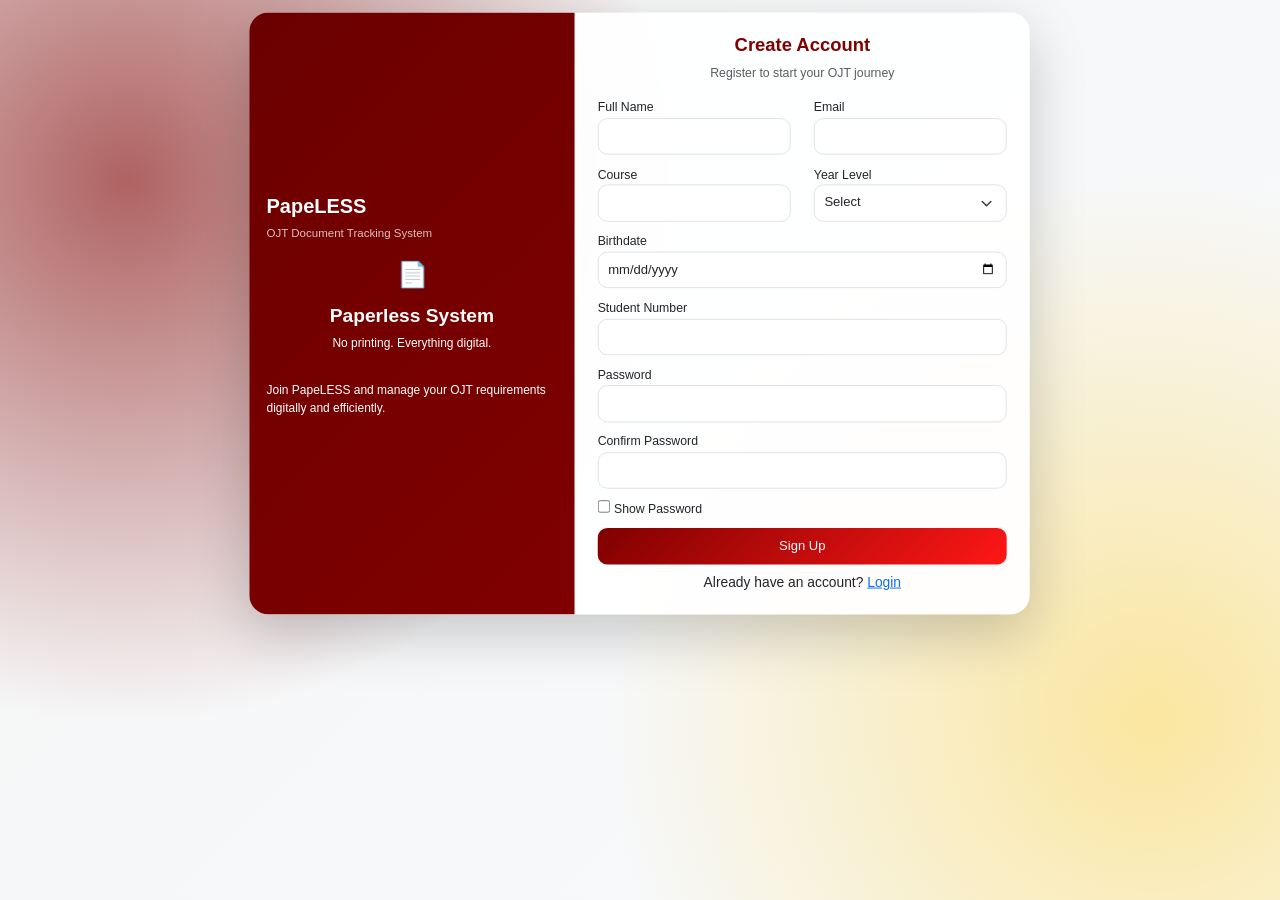
<file: signup.html>
<!doctype html>
<html lang="en">
<head>
  <meta charset="utf-8">
  <meta name="viewport" content="width=device-width, initial-scale=1">
  <title>PapeLESS - Sign Up</title>

  <link href="https://cdn.jsdelivr.net/npm/bootstrap@5.3.8/dist/css/bootstrap.min.css" rel="stylesheet">
  <link rel="stylesheet" href="assets/css/auth.css">
</head>

<body class="signup-page">

<div class="container-fluid d-flex align-items-center justify-content-center py-2git">
  <div class="row justify-content-center w-100">
    <div class="col-12 col-lg-9 col-xl-8">

      <div class="login-wrapper">
        <div class="row g-0">

          <!-- LEFT PANEL -->
          <div class="col-md-5 left-panel d-flex flex-column justify-content-center">

            <div class="mb-2 text-center text-md-start">
              <h2 class="fw-bold mb-1">PapeLESS</h2>
              <small class="opacity-75">OJT Document Tracking System</small>
            </div>

            <div id="featureCarousel"
                 class="carousel slide w-100 mb-2"
                 data-bs-ride="carousel"
                 data-bs-interval="3000">

              <div class="carousel-inner">

                <div class="carousel-item active">
                  <div class="feature-box">
                    <div class="feature-icon">📄</div>
                    <h5 class="fw-bold">Paperless System</h5>
                    <p class="small">No printing. Everything digital.</p>
                  </div>
                </div>

                <div class="carousel-item">
                  <div class="feature-box">
                    <div class="feature-icon">📊</div>
                    <h5 class="fw-bold">Real-Time Tracking</h5>
                    <p class="small">Instant updates & monitoring.</p>
                  </div>
                </div>

                <div class="carousel-item">
                  <div class="feature-box">
                    <div class="feature-icon">🎓</div>
                    <h5 class="fw-bold">Institution Ready</h5>
                    <p class="small">Built for students & advisers.</p>
                  </div>
                </div>

              </div>
            </div>

            <p class="small">
              Join PapeLESS and manage your OJT requirements digitally and efficiently.
            </p>

          </div>

          <!-- RIGHT SIGNUP -->
          <div class="col-md-7">
            <div class="login-card">

              <div class="text-center mb-3">
                <h4 class="brand-title">Create Account</h4>
                <p class="text-muted">Register to start your OJT journey</p>
              </div>

              <!-- FORM -->
              <form>

                <div class="row">
                  <div class="col-md-6 mb-3">
                    <label>Full Name</label>
                    <input type="text" class="form-control">
                  </div>

                  <div class="col-md-6 mb-3">
                    <label>Email</label>
                    <input type="email" class="form-control">
                  </div>
                </div>

                <div class="row">
                  <div class="col-md-6 mb-3">
                    <label>Course</label>
                    <input type="text" class="form-control">
                  </div>

                  <div class="col-md-6 mb-3">
                    <label>Year Level</label>
                    <select class="form-select">
                      <option>Select</option>
                      <option>1st Year</option>
                      <option>2nd Year</option>
                      <option>3rd Year</option>
                      <option>4th Year</option>
                    </select>
                  </div>
                </div>

                <!-- BIRTHDATE -->
                <div class="mb-3">
                  <label>Birthdate</label>
                  <input type="date" id="birthdate" class="form-control">

                  <!--  DISPLAY FORMATTED DATE -->
                  <small id="birthdateText" class="text-muted"></small>
                </div>


                <div class="mb-3">
                  <label>Student Number</label>
                  <input type="text" class="form-control">
                </div>

                <div class="mb-3">
                  <label>Password</label>
                  <input type="password" id="password" class="form-control">
                </div>

                <div class="mb-3">
                  <label>Confirm Password</label>
                  <input type="password" id="confirmPassword" class="form-control">
                </div>

                <div class="mb-3">
                  <input type="checkbox" id="showPass">
                  <label>Show Password</label>
                </div>

                <button class="btn btn-custom w-100">Sign Up</button>

                <div class="text-center mt-2">
                  <span>Already have an account?</span>
                  <a href="index.html">Login</a>
                </div>

              </form>

            </div>
          </div>

        </div>
      </div>

    </div>
  </div>
</div>

<script src="https://cdn.jsdelivr.net/npm/bootstrap@5.3.8/dist/js/bootstrap.bundle.min.js"></script>
<script src="assets/js/auth.js"></script>

</body>
</html>
</file>
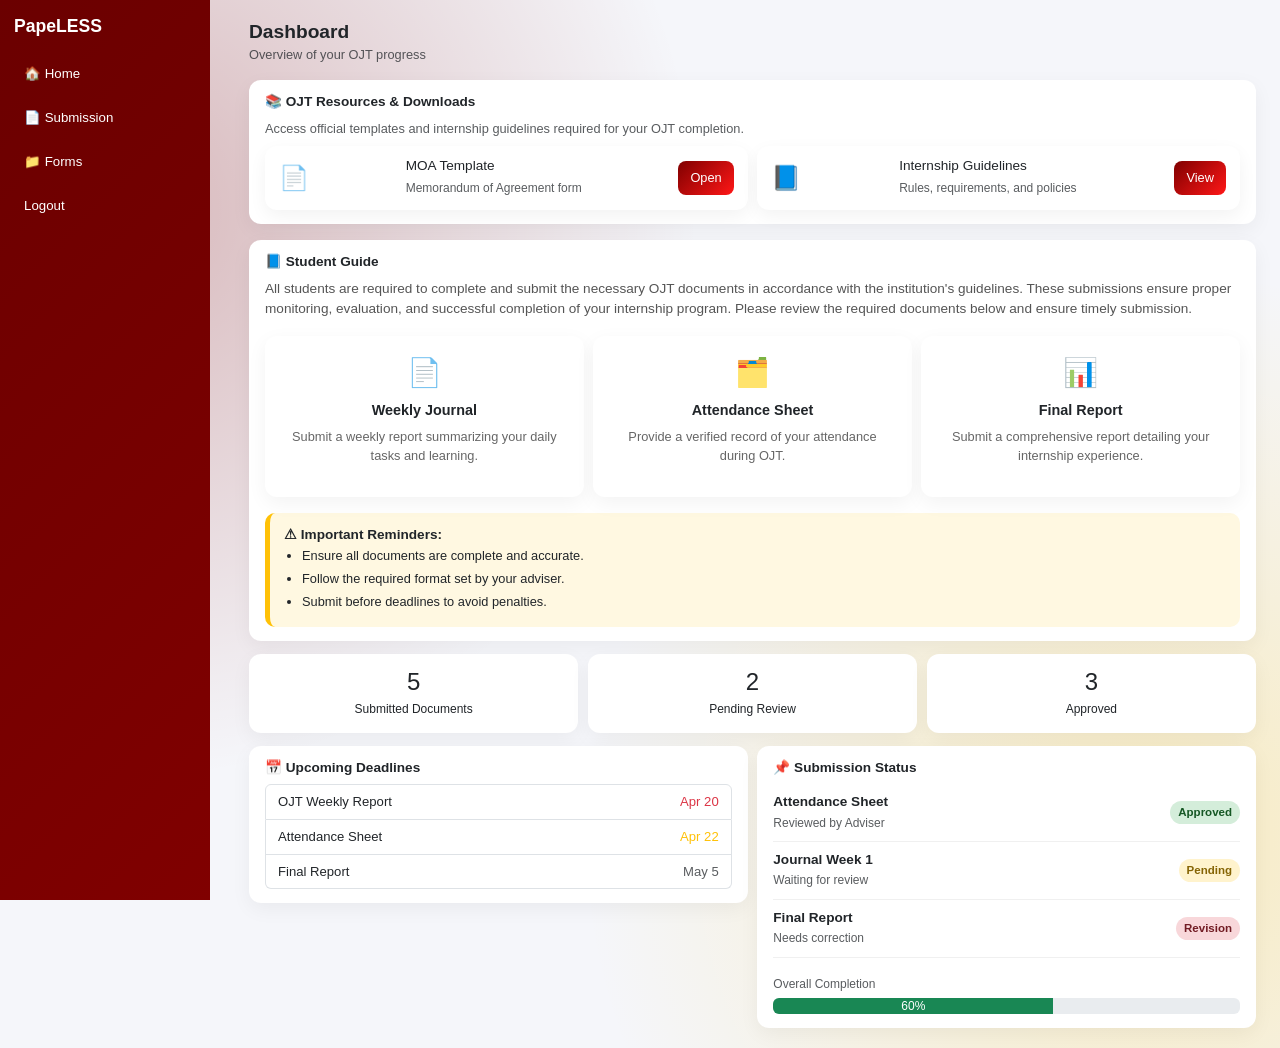
<file: student.html>
<!doctype html>
<html lang="en">
<head>
  <meta charset="utf-8">
  <meta name="viewport" content="width=device-width, initial-scale=1">
  <title>PapeLESS - Student Dashboard</title>

  <link href="https://cdn.jsdelivr.net/npm/bootstrap@5.3.8/dist/css/bootstrap.min.css" rel="stylesheet">
  <link rel="stylesheet" href="assets/css/student.css">
</head>

<body>

<!-- SIDEBAR -->
<div class="sidebar">
  <h3>PapeLESS</h3>
  <div class="nav-item" onclick="showModule('dashboard')">🏠 Home</div>
  <div class="nav-item" onclick="showModule('submit')">📄 Submission</div>
  <div class="nav-item" onclick="showModule('files')">📁 Forms</div>
  <div class="nav-item" onclick="showModule('Logout')">Logout</div>
</div>

<!-- MAIN -->
<div class="main">

  <!-- ── DASHBOARD ──────────────────────────────────────────────────────────── -->
  <div id="dashboard" class="module active-module">
    <h2 class="fw-bold">Dashboard</h2>
    <p class="text-muted">Overview of your OJT progress</p>

    <!-- RESOURCES -->
    <div class="card-box mt-3 mb-4">
      <h6 class="fw-bold mb-3">📚 OJT Resources & Downloads</h6>
      <p class="text-muted small mb-3">
        Access official templates and internship guidelines required for your OJT completion.
      </p>
      <div class="row g-3">
        <div class="col-md-6">
          <div class="resource-card">
            <div class="resource-icon">📄</div>
            <div>
              <h6 class="mb-1">MOA Template</h6>
              <small class="text-muted">Memorandum of Agreement form</small>
            </div>
            <a href="files/MOA_TEMPLATE.pdf" target="_blank" class="btn btn-sm btn-custom">Open</a>
          </div>
        </div>
        <div class="col-md-6">
          <div class="resource-card">
            <div class="resource-icon">📘</div>
            <div>
              <h6 class="mb-1">Internship Guidelines</h6>
              <small class="text-muted">Rules, requirements, and policies</small>
            </div>
            <a href="files/INTERNSHIP_GUIDE.pdf" target="_blank" class="btn btn-sm btn-custom">View</a>
          </div>
        </div>
      </div>
    </div>

    <!-- STUDENT GUIDE -->
    <div class="card-box mt-3 mb-4">
      <div class="guide-intro mb-3">
        <h6 class="fw-bold">📘 Student Guide</h6>
        <p>
          All students are required to complete and submit the necessary OJT documents
          in accordance with the institution's guidelines. These submissions ensure proper
          monitoring, evaluation, and successful completion of your internship program.
          Please review the required documents below and ensure timely submission.
        </p>
      </div>
      <div class="row g-3">
        <div class="col-md-4">
          <div class="guide-card">
            <div class="guide-icon">📄</div>
            <h6>Weekly Journal</h6>
            <p>Submit a weekly report summarizing your daily tasks and learning.</p>
          </div>
        </div>
        <div class="col-md-4">
          <div class="guide-card">
            <div class="guide-icon">🗂️</div>
            <h6>Attendance Sheet</h6>
            <p>Provide a verified record of your attendance during OJT.</p>
          </div>
        </div>
        <div class="col-md-4">
          <div class="guide-card">
            <div class="guide-icon">📊</div>
            <h6>Final Report</h6>
            <p>Submit a comprehensive report detailing your internship experience.</p>
          </div>
        </div>
      </div>
      <div class="guide-reminder mt-3">
        <strong>⚠ Important Reminders:</strong>
        <ul>
          <li>Ensure all documents are complete and accurate.</li>
          <li>Follow the required format set by your adviser.</li>
          <li>Submit before deadlines to avoid penalties.</li>
        </ul>
      </div>
    </div>

    <!-- STATS -->
    <div class="row g-3 mb-4">
      <div class="col-md-4">
        <div class="card-box text-center">
          <h3>5</h3>
          <small>Submitted Documents</small>
        </div>
      </div>
      <div class="col-md-4">
        <div class="card-box text-center">
          <h3>2</h3>
          <small>Pending Review</small>
        </div>
      </div>
      <div class="col-md-4">
        <div class="card-box text-center">
          <h3>3</h3>
          <small>Approved</small>
        </div>
      </div>
    </div>

    <!-- DEADLINES + STATUS -->
    <div class="row g-3">
      <div class="col-lg-6">
        <div class="card-box">
          <h6 class="fw-bold mb-3">📅 Upcoming Deadlines</h6>
          <ul class="list-group">
            <li class="list-group-item d-flex justify-content-between">
              OJT Weekly Report <span class="text-danger">Apr 20</span>
            </li>
            <li class="list-group-item d-flex justify-content-between">
              Attendance Sheet <span class="text-warning">Apr 22</span>
            </li>
            <li class="list-group-item d-flex justify-content-between">
              Final Report <span class="text-muted">May 5</span>
            </li>
          </ul>
        </div>
      </div>

      <div class="col-lg-6">
        <div class="card-box">
          <h6 class="fw-bold mb-3">📌 Submission Status</h6>
          <div class="status-item">
            <div>
              <strong>Attendance Sheet</strong><br>
              <small class="text-muted">Reviewed by Adviser</small>
            </div>
            <span class="status approved">Approved</span>
          </div>
          <div class="status-item">
            <div>
              <strong>Journal Week 1</strong><br>
              <small class="text-muted">Waiting for review</small>
            </div>
            <span class="status pending">Pending</span>
          </div>
          <div class="status-item">
            <div>
              <strong>Final Report</strong><br>
              <small class="text-muted">Needs correction</small>
            </div>
            <span class="status rejected">Revision</span>
          </div>
          <div class="mt-3">
            <small class="text-muted">Overall Completion</small>
            <div class="progress mt-1">
              <div class="progress-bar bg-success" style="width: 60%">60%</div>
            </div>
          </div>
        </div>
      </div>
    </div>
  </div><!-- /dashboard -->


  <!-- ── SUBMIT ──────────────────────────────────────────────────────────────── -->
  <div id="submit" class="module">
    <h2 class="fw-bold">Submit Document</h2>

    <!-- UPLOAD FORM -->
    <div class="card-box mt-3">
      <div class="row">
        <div class="col-md-6 mb-3">
          <label>Document Type</label>
          <select class="form-select" id="docTypeSelect">
            <option>OJT Journal</option>
            <option>Attendance</option>
            <option>Report</option>
          </select>
        </div>
        <div class="col-md-6 mb-3">
          <label>Date</label>
          <input type="date" class="form-control" id="submitDateInput">
        </div>
      </div>
      <div class="upload-box text-center">
        <p>Upload your file</p>
        <input type="file" class="form-control mb-3" id="fileInput">
        <button class="btn-custom" onclick="handleSubmit()">Submit</button>
      </div>
    </div>

    <!-- SUBMISSION HISTORY -->
    <div class="card-box mt-4">
      <div class="d-flex justify-content-between align-items-center mb-3">
        <h6 class="fw-bold mb-0">✅ My Submitted Documents</h6>
        <span class="badge bg-secondary" id="submissionCount">3 submissions</span>
      </div>
      <p class="text-muted small mb-3">List of all documents you have submitted for review.</p>

      <div class="table-responsive">
        <table class="table table-hover align-middle" id="submissionTable">
          <thead class="table-light">
            <tr>
              <th>#</th>
              <th>Document Type</th>
              <th>File Name</th>
              <th>Date Submitted</th>
              <th>Status</th>
              <th>Remarks</th>
            </tr>
          </thead>
          <tbody id="submissionBody"></tbody>
        </table>
      </div>

      <!-- Empty state -->
      <div id="emptyState" class="text-center py-4" style="display:none;">
        <div style="font-size:2.5rem;">📭</div>
        <p class="text-muted mt-2">No submissions yet. Upload your first document above!</p>
      </div>
    </div>
  </div><!-- /submit -->


  <!-- ── DOCUMENT HUB ────────────────────────────────────────────────────────── -->
  <div id="files" class="module">
    <h2 class="fw-bold">📁 Document Hub</h2>
    <p class="text-muted">Download, edit, and submit required OJT templates.</p>

    <div class="row g-3 mt-2">
      <div class="col-md-6">
        <div class="card-box template-card">
          <div class="d-flex justify-content-between align-items-start">
            <div>
              <h6 class="fw-bold">📄 Weekly Journal Template</h6>
              <small class="text-muted">Daily activity log for OJT documentation</small>
            </div>
            <span class="badge bg-warning text-dark">Required</span>
          </div>
          <div class="mt-3 d-flex gap-2">
            <a href="files/WEEKLY_JOURNAL.docx" class="btn btn-sm btn-custom" download>Download</a>
            <a href="files/WEEKLY_JOURNAL.docx" target="_blank" class="btn btn-sm btn-outline-secondary">Preview</a>
          </div>
        </div>
      </div>

      <div class="col-md-6">
        <div class="card-box template-card">
          <div class="d-flex justify-content-between align-items-start">
            <div>
              <h6 class="fw-bold">🗂️ Attendance Sheet</h6>
              <small class="text-muted">Daily attendance record for supervisor validation</small>
            </div>
            <span class="badge bg-warning text-dark">Required</span>
          </div>
          <div class="mt-3 d-flex gap-2">
            <a href="files/ATTENDANCE_SHEET.xlsx" class="btn btn-sm btn-custom" download>Download</a>
            <a href="files/ATTENDANCE_SHEET.xlsx" target="_blank" class="btn btn-sm btn-outline-secondary">Preview</a>
          </div>
        </div>
      </div>

      <div class="col-md-6">
        <div class="card-box template-card">
          <div class="d-flex justify-content-between align-items-start">
            <div>
              <h6 class="fw-bold">📊 Final Report Template</h6>
              <small class="text-muted">Complete internship documentation report format</small>
            </div>
            <span class="badge bg-danger">Final Requirement</span>
          </div>
          <div class="mt-3 d-flex gap-2">
            <a href="files/FINAL_REPORT.docx" class="btn btn-sm btn-custom" download>Download</a>
            <a href="files/FINAL_REPORT.docx" target="_blank" class="btn btn-sm btn-outline-secondary">Preview</a>
          </div>
        </div>
      </div>
    </div>
  </div><!-- /files -->

</div><!-- /main -->

<script src="https://cdn.jsdelivr.net/npm/bootstrap@5.3.8/dist/js/bootstrap.bundle.min.js"></script>
<script src="assets/js/student.js"></script>

</body>
</html>
</file>
<file: assets/css/auth.css>
/* ===============================
   BASE (SHARED LOGIN SIGNUP)
================================= */
body {
  min-height: 100vh;
  font-family: Arial, sans-serif;
  overflow-x: hidden;

  background: radial-gradient(circle at 10% 20%, rgba(128,0,0,0.6), transparent 40%),
              radial-gradient(circle at 90% 80%, rgba(255,201,23,0.4), transparent 40%),
              linear-gradient(135deg, #f5f5f5, #f8fafc);

  opacity: 0;
  transform: translateX(-40px);
  animation: pageIn 0.6s ease forwards;

  /*  smaller scale applied globally */
  font-size: 0.9rem;
}

/* PAGE ANIMATIONS */
@keyframes pageIn {
  to {
    opacity: 1;
    transform: translateX(0);
  }
}

body.page-out {
  animation: pageOut 0.5s ease forwards;
}

@keyframes pageOut {
  to {
    opacity: 0;
    transform: translateX(40px);
  }
}

/* ===============================
   LAYOUT
================================= */
.login-wrapper {
  border-radius: 20px;
  overflow: hidden;
  box-shadow: 0 20px 60px rgba(0,0,0,0.2);

  /*  scaled like signup */
  transform: scale(0.96);
  transform-origin: center;
}

.left-panel {
  background: linear-gradient(135deg, #6b0000, #800000);
  color: white;

  /* smaller padding */
  padding: 20px 18px;
}

.login-card {
  background: rgba(255, 255, 255, 0.95);

  /* smaller padding */
  padding: 22px 24px;

  border-radius: 0 20px 20px 0;
}

/* ===============================
   CONTENT
================================= */
.brand-title {
  font-weight: 800;
  color: #800000;

  /* smaller */
  font-size: 1.2rem;
}

.feature-box {
  text-align: center;
  padding: 6px;
}

.feature-icon {
  font-size: 26px;
  margin-bottom: 10px;
}

.left-panel h2 {
  font-size: 1.3rem;
}

.left-panel small {
  font-size: 0.75rem;
}

.left-panel p {
  font-size: 0.78rem;
}

.text-muted {
  font-size: 0.8rem;
}

/* ===============================
   FORM
================================= */
.form-control,
.form-select {
  border-radius: 10px;
  padding: 8px 10px;
  font-size: 0.85rem;
}

label {
  font-size: 0.8rem;
}

.btn-custom {
  background: linear-gradient(135deg, #800000, #ff1717);
  border: none;
  color: white;

  padding: 9px;
  font-size: 0.85rem;
  border-radius: 10px;
}

/* ===============================
   SPACING (compact)
================================= */
.mb-3 {
  margin-bottom: 0.6rem !important;
}

.mt-2 {
  margin-top: 0.5rem !important;
}

/* ===============================
   MOBILE
================================= */
@media (max-width: 768px) {
  .left-panel {
    display: none;
  }
}

/* ADMIN BUTTON */
.admin-access {
  position: fixed;
  bottom: 20px;
  left: 20px;
  font-size: 24px;
  cursor: pointer;
  background: white;
  padding: 10px;
  border-radius: 50%;
  box-shadow: 0 5px 15px rgba(0,0,0,0.2);
}

/* ADMIN MODAL */
.admin-modal {
  display: none;
  position: fixed;
  inset: 0;
  background: rgba(0,0,0,0.6);
  justify-content: center;
  align-items: center;
}

.admin-box {
  background: white;
  padding: 25px;
  border-radius: 12px;
  width: 300px;
}

.admin-modal {
  display: none;
  position: fixed;
  top: 0;
  left: 0;
  width: 100%;
  height: 100%;
  background: rgba(0,0,0,0.5);
  justify-content: center;
  align-items: center;
  z-index: 9999;
}

.admin-box {
  background: white;
  padding: 25px;
  border-radius: 15px;
  width: 320px;
  box-shadow: 0 20px 60px rgba(0,0,0,0.3);
}
</file>
<file: assets/css/admin.css>
body {
  background: radial-gradient(circle at 10% 20%, rgba(128,0,0,0.25), transparent 40%),
              radial-gradient(circle at 90% 80%, rgba(255,201,23,0.25), transparent 40%),
              #f5f6fa;
  min-height: 100vh;
  font-family: Arial, sans-serif;
  font-size: 0.85rem;
  overflow-x: hidden;
}

/* ─── SIDEBAR ──────────────────────────────────────────────────────────────── */
.sidebar {
  height: 100vh;
  background: linear-gradient(135deg, #6b0000, #800000);
  color: white;
  position: fixed;
  width: 210px;
  padding: 16px 14px;
}

.sidebar h3 {
  font-weight: 800;
  font-size: 1.1rem;
  margin-bottom: 18px;
}

.nav-item {
  padding: 9px 10px;
  border-radius: 10px;
  margin-bottom: 6px;
  cursor: pointer;
  font-size: 0.83rem;
}

.nav-item:hover {
  background: rgba(255,255,255,0.15);
}

/* ─── MAIN ─────────────────────────────────────────────────────────────────── */
.main {
  margin-left: 225px;
  padding: 20px 24px;
}

.main h2 {
  font-size: 1.2rem;
  margin-bottom: 2px;
}

.main p.text-muted {
  font-size: 0.8rem;
  margin-bottom: 0;
}

/* ─── CARD BOX ─────────────────────────────────────────────────────────────── */
.card-box {
  background: white;
  border-radius: 12px;
  padding: 14px 16px;
  box-shadow: 0 6px 20px rgba(0,0,0,0.05);
}

.card-box h6 { font-size: 0.85rem; }
.card-box h3 { font-size: 1.5rem; margin-bottom: 2px; }
.card-box small { font-size: 0.75rem; }

/* ─── BUTTON ───────────────────────────────────────────────────────────────── */
.btn-custom {
  background: linear-gradient(135deg, #800000, #ff1717);
  border: none;
  color: white;
  padding: 7px 12px;
  border-radius: 8px;
  font-size: 0.8rem;
  cursor: pointer;
  display: inline-block;
}

.btn-custom:hover { opacity: 0.9; }

.btn-outline-cancel {
  background: transparent;
  border: 1px solid #ccc;
  color: #555;
  padding: 7px 12px;
  border-radius: 8px;
  font-size: 0.8rem;
  cursor: pointer;
}

.btn-outline-cancel:hover { background: #f0f0f0; }

/* ─── USER ACTION BUTTONS ──────────────────────────────────────────────────── */
.btn-deactivate {
  background: #dc3545;
  color: white;
  border: none;
  padding: 4px 10px;
  border-radius: 6px;
  font-size: 0.75rem;
  cursor: pointer;
}

.btn-deactivate:hover { opacity: 0.85; }

.btn-activate {
  background: #28a745;
  color: white;
  border: none;
  padding: 4px 10px;
  border-radius: 6px;
  font-size: 0.75rem;
  cursor: pointer;
}

.btn-activate:hover { opacity: 0.85; }

.btn-delete-sm {
  background: transparent;
  border: 1px solid #dc3545;
  color: #dc3545;
  padding: 3px 10px;
  border-radius: 6px;
  font-size: 0.75rem;
  cursor: pointer;
}

.btn-delete-sm:hover {
  background: #f8d7da;
}

/* ─── STATUS BADGES ────────────────────────────────────────────────────────── */
.status {
  padding: 3px 8px;
  border-radius: 20px;
  font-size: 0.72rem;
  font-weight: bold;
}

.pending  { background: #fff3cd; color: #856404; }
.approved { background: #d4edda; color: #155724; }
.rejected { background: #f8d7da; color: #721c24; }

/* ─── ROLE BADGES ──────────────────────────────────────────────────────────── */
.role-badge {
  padding: 2px 8px;
  border-radius: 20px;
  font-size: 0.72rem;
  font-weight: bold;
}

.role-badge.student  { background: #cce5ff; color: #004085; }
.role-badge.adviser  { background: #d4edda; color: #155724; }
.role-badge.admin    { background: #f8d7da; color: #721c24; }

/* ─── STATUS ITEM ──────────────────────────────────────────────────────────── */
.status-item {
  display: flex;
  justify-content: space-between;
  align-items: center;
  padding: 8px 0;
  border-bottom: 1px solid #f0f0f0;
}

.status-item:last-of-type { border-bottom: none; }

/* ─── MODULE VISIBILITY ────────────────────────────────────────────────────── */
.module { display: none; }
.active-module { display: block; }

/* ─── TABLE ────────────────────────────────────────────────────────────────── */
.table { font-size: 0.82rem; }

.table thead th {
  font-size: 0.82rem;
  text-transform: uppercase;
  letter-spacing: 0.04em;
  color: #888;
  border-bottom: 2px solid #dee2e6;
}

/* ─── PROGRESS ─────────────────────────────────────────────────────────────── */
.progress { height: 16px; }

/* ─── FORM ─────────────────────────────────────────────────────────────────── */
label {
  font-size: 0.8rem;
  margin-bottom: 2px;
}

.form-control,
.form-select {
  font-size: 0.82rem;
  padding: 7px 10px;
  border-radius: 8px;
}

/* ─── SPACING ──────────────────────────────────────────────────────────────── */
.row.g-3 {
  --bs-gutter-y: 0.6rem;
  --bs-gutter-x: 0.6rem;
}

.mt-2 { margin-top: 0.4rem !important; }
.mb-4 { margin-bottom: 0.8rem !important; }
.mb-3 { margin-bottom: 0.5rem !important; }

/* ─── ANNOUNCEMENT CARDS ───────────────────────────────────────────────────── */
.announcement-card {
  padding: 12px 14px;
  border-radius: 10px;
  border-left: 5px solid #ccc;
  background: #fafafa;
}

.announcement-card.urgent {
  border-left-color: #dc3545;
  background: #fff8f8;
}

.announcement-card.normal {
  border-left-color: #28a745;
  background: #f8fff9;
}

/* ─── REMINDER BOX ─────────────────────────────────────────────────────────── */
.guide-reminder {
  background: #fff8e1;
  border-left: 5px solid #ffc107;
  padding: 12px 14px;
  border-radius: 10px;
}

.guide-reminder ul {
  padding-left: 18px;
  margin-bottom: 0;
}

.guide-reminder li {
  font-size: 0.8rem;
  margin-bottom: 4px;
}

/* ─── RESPONSIVE ───────────────────────────────────────────────────────────── */
@media (max-width: 768px) {
  .sidebar {
    position: relative;
    width: 100%;
    height: auto;
  }

  .main { margin-left: 0; }
}
</file>
<file: assets/css/adviser.css>
body {
  background: radial-gradient(circle at 10% 20%, rgba(128,0,0,0.25), transparent 40%),
              radial-gradient(circle at 90% 80%, rgba(255,201,23,0.25), transparent 40%),
              #f5f6fa;
  min-height: 100vh;
  font-family: Arial, sans-serif;
  font-size: 0.85rem;
  overflow-x: hidden;
}

/* ─── SIDEBAR ──────────────────────────────────────────────────────────────── */
.sidebar {
  height: 100vh;
  background: linear-gradient(135deg, #6b0000, #800000);
  color: white;
  position: fixed;
  width: 210px;
  padding: 16px 14px;
}

.sidebar h3 {
  font-weight: 800;
  font-size: 1.1rem;
  margin-bottom: 18px;
}

.nav-item {
  padding: 9px 10px;
  border-radius: 10px;
  margin-bottom: 6px;
  cursor: pointer;
  font-size: 0.83rem;
}

.nav-item:hover {
  background: rgba(255,255,255,0.15);
}

/* ─── MAIN ─────────────────────────────────────────────────────────────────── */
.main {
  margin-left: 225px;
  padding: 20px 24px;
}

.main h2 {
  font-size: 1.2rem;
  margin-bottom: 2px;
}

.main p.text-muted {
  font-size: 0.8rem;
  margin-bottom: 0;
}

/* ─── CARD BOX ─────────────────────────────────────────────────────────────── */
.card-box {
  background: white;
  border-radius: 12px;
  padding: 14px 16px;
  box-shadow: 0 6px 20px rgba(0,0,0,0.05);
}

.card-box h6 { font-size: 0.85rem; }
.card-box h3 { font-size: 1.5rem; margin-bottom: 2px; }
.card-box small { font-size: 0.75rem; }

/* ─── BUTTON ───────────────────────────────────────────────────────────────── */
.btn-custom {
  background: linear-gradient(135deg, #800000, #ff1717);
  border: none;
  color: white;
  padding: 7px 12px;
  border-radius: 8px;
  font-size: 0.8rem;
  cursor: pointer;
  display: inline-block;
}

.btn-custom:hover {
  opacity: 0.9;
}

/* ─── APPROVE / REJECT BUTTONS ─────────────────────────────────────────────── */
.btn-approve {
  background: #28a745;
  color: white;
  border: none;
  padding: 4px 10px;
  border-radius: 6px;
  font-size: 0.75rem;
  cursor: pointer;
  margin-right: 4px;
}

.btn-approve:hover { opacity: 0.85; }

.btn-reject {
  background: #dc3545;
  color: white;
  border: none;
  padding: 4px 10px;
  border-radius: 6px;
  font-size: 0.75rem;
  cursor: pointer;
}

.btn-reject:hover { opacity: 0.85; }

/* ─── STATUS BADGES ────────────────────────────────────────────────────────── */
.status {
  padding: 3px 8px;
  border-radius: 20px;
  font-size: 0.72rem;
  font-weight: bold;
}

.pending  { background: #fff3cd; color: #856404; }
.approved { background: #d4edda; color: #155724; }
.rejected { background: #f8d7da; color: #721c24; }

/* ─── STATUS ITEM ──────────────────────────────────────────────────────────── */
.status-item {
  display: flex;
  justify-content: space-between;
  align-items: center;
  padding: 8px 0;
  border-bottom: 1px solid #f0f0f0;
}

.status-item:last-of-type { border-bottom: none; }

/* ─── MODULE VISIBILITY ────────────────────────────────────────────────────── */
.module { display: none; }
.active-module { display: block; }

/* ─── TABLE ────────────────────────────────────────────────────────────────── */
.table { font-size: 0.82rem; }

.table thead th {
  font-size: 0.82rem;
  text-transform: uppercase;
  letter-spacing: 0.04em;
  color: #888;
  border-bottom: 2px solid #dee2e6;
}

/* ─── FILE NAME BADGE ──────────────────────────────────────────────────────── */
.file-name-badge {
  background: #f1f3f5;
  border-radius: 4px;
  padding: 2px 8px;
  font-size: 0.82rem;
  color: #444;
  white-space: nowrap;
}

/* ─── PROGRESS ─────────────────────────────────────────────────────────────── */
.progress { height: 16px; }

/* ─── FORM ─────────────────────────────────────────────────────────────────── */
label {
  font-size: 0.8rem;
  margin-bottom: 2px;
}

.form-control,
.form-select {
  font-size: 0.82rem;
  padding: 7px 10px;
  border-radius: 8px;
}

/* ─── SPACING ──────────────────────────────────────────────────────────────── */
.row.g-3 {
  --bs-gutter-y: 0.6rem;
  --bs-gutter-x: 0.6rem;
}

.mt-2 { margin-top: 0.4rem !important; }
.mb-4 { margin-bottom: 0.8rem !important; }
.mb-3 { margin-bottom: 0.5rem !important; }

/* ─── REMINDER BOX ─────────────────────────────────────────────────────────── */
.guide-reminder {
  background: #fff8e1;
  border-left: 5px solid #ffc107;
  padding: 12px 14px;
  border-radius: 10px;
}

.guide-reminder ul {
  padding-left: 18px;
  margin-bottom: 0;
}

.guide-reminder li {
  font-size: 0.8rem;
  margin-bottom: 4px;
}

/* ─── LIST GROUP ───────────────────────────────────────────────────────────── */
.list-group-item {
  font-size: 0.82rem;
  padding: 7px 12px;
}

/* ─── RESPONSIVE ───────────────────────────────────────────────────────────── */
@media (max-width: 768px) {
  .sidebar {
    position: relative;
    width: 100%;
    height: auto;
  }

  .main { margin-left: 0; }
}
</file>
<file: assets/css/student.css>
body {
  background: radial-gradient(circle at 10% 20%, rgba(128,0,0,0.25), transparent 40%),
              radial-gradient(circle at 90% 80%, rgba(255,201,23,0.25), transparent 40%),
              #f5f6fa;
  min-height: 100vh;
  font-family: Arial, sans-serif;
  font-size: 0.85rem;
  overflow-x: hidden;
}

/* ─── SIDEBAR ──────────────────────────────────────────────────────────────── */
.sidebar {
  height: 100vh;
  background: linear-gradient(135deg, #6b0000, #800000);
  color: white;
  position: fixed;
  width: 210px;
  padding: 16px 14px;
}

.sidebar h3 {
  font-weight: 800;
  font-size: 1.1rem;
  margin-bottom: 18px;
}

.nav-item {
  padding: 9px 10px;
  border-radius: 10px;
  margin-bottom: 6px;
  cursor: pointer;
  font-size: 0.83rem;
}

.nav-item:hover {
  background: rgba(255,255,255,0.15);
}

/* ─── MAIN ─────────────────────────────────────────────────────────────────── */
.main {
  margin-left: 225px;
  padding: 20px 24px;
}

.main h2 {
  font-size: 1.2rem;
  margin-bottom: 2px;
}

.main p.text-muted {
  font-size: 0.8rem;
  margin-bottom: 0;
}

/* ─── CARD BOX ─────────────────────────────────────────────────────────────── */
.card-box {
  background: white;
  border-radius: 12px;
  padding: 14px 16px;
  box-shadow: 0 6px 20px rgba(0,0,0,0.05);
}

.card-box h6 { font-size: 0.85rem; }
.card-box h3 { font-size: 1.5rem; margin-bottom: 2px; }
.card-box small { font-size: 0.75rem; }

/* ─── UPLOAD BOX ───────────────────────────────────────────────────────────── */
.upload-box {
  border: 2px dashed #800000;
  border-radius: 12px;
  padding: 16px;
  background: #fffafa;
  font-size: 0.82rem;
}

/* ─── BUTTON ───────────────────────────────────────────────────────────────── */
.btn-custom {
  background: linear-gradient(135deg, #800000, #ff1717);
  border: none;
  color: white;
  padding: 7px 12px;
  border-radius: 8px;
  font-size: 0.8rem;
}

/* ─── STATUS BADGES ────────────────────────────────────────────────────────── */
.status {
  padding: 3px 8px;
  border-radius: 20px;
  font-size: 0.72rem;
  font-weight: bold;
}

.pending  { background: #fff3cd; color: #856404; }
.approved { background: #d4edda; color: #155724; }
.rejected { background: #f8d7da; color: #721c24; }

/* ─── MODULE VISIBILITY ────────────────────────────────────────────────────── */
.module { display: none; }
.active-module { display: block; }

/* ─── MISC ─────────────────────────────────────────────────────────────────── */
.list-group-item {
  font-size: 0.82rem;
  padding: 7px 12px;
}

.progress { height: 16px; }

.row.g-3 {
  --bs-gutter-y: 0.6rem;
  --bs-gutter-x: 0.6rem;
}

.mt-2 { margin-top: 0.4rem !important; }
.mb-4 { margin-bottom: 0.8rem !important; }
.mb-3 { margin-bottom: 0.5rem !important; }

label {
  font-size: 0.8rem;
  margin-bottom: 2px;
}

.form-control,
.form-select {
  font-size: 0.82rem;
  padding: 7px 10px;
  border-radius: 8px;
}

.table { font-size: 0.82rem; }

/* ─── STATUS ITEM (dashboard tracker) ─────────────────────────────────────── */
.status-item {
  display: flex;
  justify-content: space-between;
  align-items: center;
  padding: 8px 0;
  border-bottom: 1px solid #f0f0f0;
}

.status-item:last-of-type { border-bottom: none; }

/* ─── GUIDE SECTION ────────────────────────────────────────────────────────── */
.guide-intro p {
  font-size: 0.85rem;
  color: #555;
}

.guide-card {
  background: #fff;
  border-radius: 12px;
  padding: 16px;
  text-align: center;
  box-shadow: 0 6px 20px rgba(0,0,0,0.05);
  transition: 0.3s;
  height: 100%;
}

.guide-card:hover { transform: translateY(-4px); }

.guide-icon {
  font-size: 28px;
  margin-bottom: 8px;
}

.guide-card h6 {
  font-size: 0.9rem;
  font-weight: bold;
}

.guide-card p {
  font-size: 0.8rem;
  color: #666;
}

.guide-reminder {
  background: #fff8e1;
  border-left: 5px solid #ffc107;
  padding: 12px 14px;
  border-radius: 10px;
}

.guide-reminder ul {
  padding-left: 18px;
  margin-bottom: 0;
}

.guide-reminder li {
  font-size: 0.8rem;
  margin-bottom: 4px;
}

/* ─── RESOURCE CARDS ───────────────────────────────────────────────────────── */
.resource-card {
  display: flex;
  align-items: center;
  justify-content: space-between;
  gap: 12px;
  background: #fff;
  padding: 12px 14px;
  border-radius: 12px;
  box-shadow: 0 6px 18px rgba(0,0,0,0.05);
  transition: 0.2s ease;
}

.resource-card:hover { transform: translateY(-3px); }

.resource-icon { font-size: 24px; }

/* ─── TEMPLATE CARDS ───────────────────────────────────────────────────────── */
.template-card {
  transition: 0.3s ease;
  border-radius: 12px;
}

.template-card:hover {
  transform: translateY(-4px);
  box-shadow: 0 10px 25px rgba(0,0,0,0.08);
}

/* ─── SUBMISSION HISTORY TABLE ─────────────────────────────────────────────── */
.file-name-badge {
  background: #f1f3f5;
  border-radius: 4px;
  padding: 2px 8px;
  font-size: 0.82rem;
  color: #444;
  white-space: nowrap;
}

#submissionTable thead th {
  font-size: 0.82rem;
  text-transform: uppercase;
  letter-spacing: 0.04em;
  color: #888;
  border-bottom: 2px solid #dee2e6;
}

#submissionTable tbody tr:hover {
  background-color: rgba(0,0,0,0.02);
}

/* ─── RESPONSIVE ───────────────────────────────────────────────────────────── */
@media (max-width: 768px) {
  .sidebar {
    position: relative;
    width: 100%;
    height: auto;
  }

  .main { margin-left: 0; }

  .guide-card { padding: 12px; }
}
</file>
